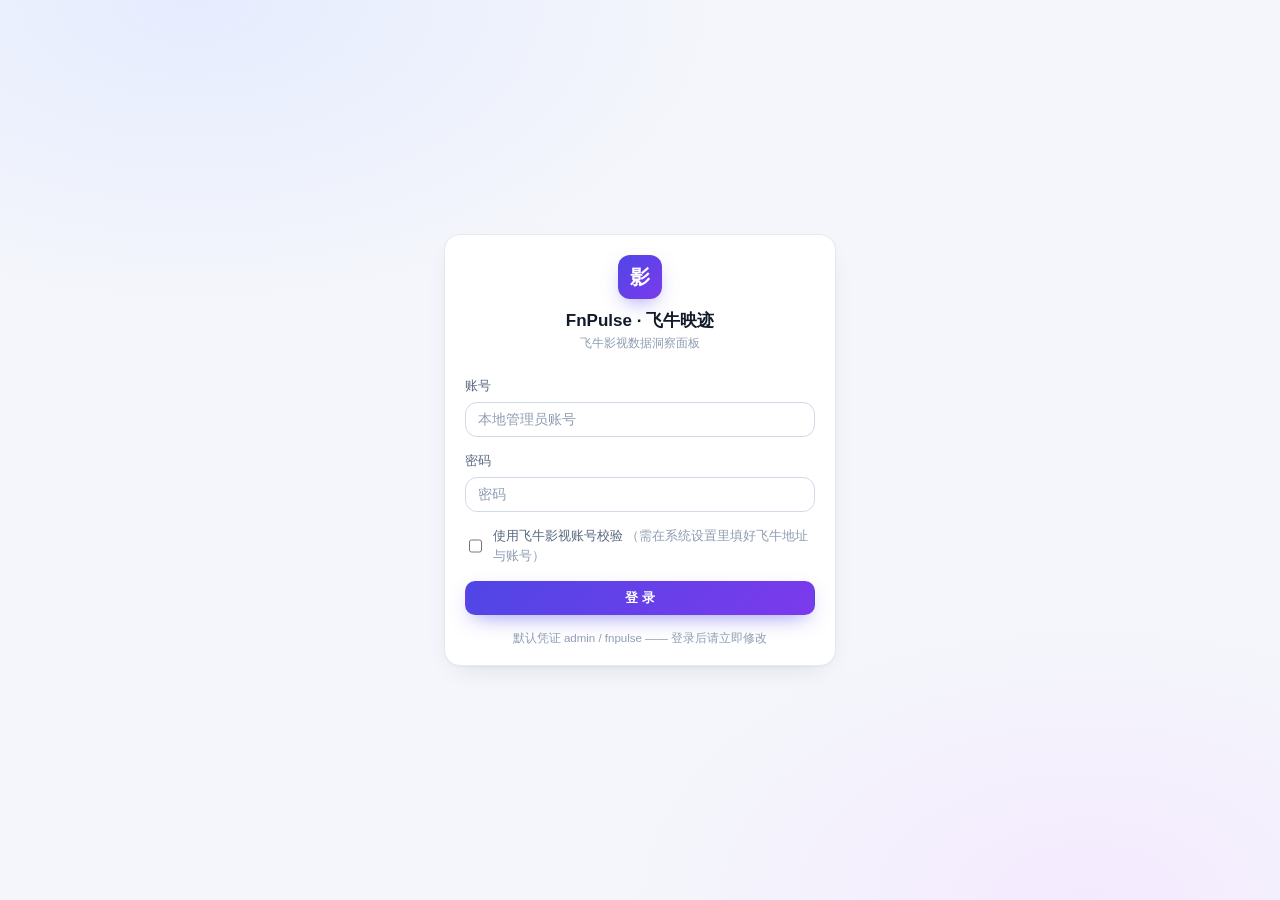
<file: templates/login.html>
<!DOCTYPE html>
<html lang="zh-CN">
<head>
    <meta charset="utf-8">
    <meta name="viewport" content="width=device-width, initial-scale=1">
    <title>登录 · FnPulse 飞牛映迹</title>
    <link rel="icon" href="data:image/svg+xml,%3Csvg xmlns='http://www.w3.org/2000/svg' viewBox='0 0 32 32'%3E%3Crect width='32' height='32' rx='9' fill='%234f46e5'/%3E%3Ctext x='16' y='22' font-size='17' font-family='sans-serif' font-weight='bold' fill='white' text-anchor='middle'%3E%E5%BD%B1%3C/text%3E%3C/svg%3E">
    <link rel="stylesheet" href="/static/css/app.css">
</head>
<body>
<div class="login-wrap">
    <div class="card login-card login-shell">
        <div class="card-head">
            <div class="brand-mark">影</div>
            <div style="text-align:center">
                <div style="font-size:17px;font-weight:700">FnPulse · 飞牛映迹</div>
                <div class="faint" style="font-size:12px">飞牛影视数据洞察面板</div>
            </div>
        </div>

        <div id="msg"></div>

        <label class="field">
            <span>账号</span>
            <input type="text" id="username" autocomplete="off" placeholder="本地管理员账号">
        </label>
        <label class="field">
            <span>密码</span>
            <input type="password" id="password" autocomplete="new-password" placeholder="密码">
        </label>

        <label class="field" style="display:flex;align-items:center;gap:8px">
            <input type="checkbox" id="via_fn" style="width:auto">
            <span style="margin:0">使用飞牛影视账号校验
                <span class="faint">（需在系统设置里填好飞牛地址与账号）</span>
            </span>
        </label>

        <button id="submit" class="btn-primary btn-block">登 录</button>

        <div class="login-meta">默认凭证 admin / fnpulse —— 登录后请立即修改</div>
    </div>
</div>

<script>
const $ = id => document.getElementById(id);
async function login() {
    const msg = $('msg');
    msg.innerHTML = '';
    try {
        const res = await fetch('/api/login', {
            method: 'POST',
            headers: { 'Content-Type': 'application/json' },
            credentials: 'same-origin',
            body: JSON.stringify({
                username: $('username').value.trim(),
                password: $('password').value,
                via_fn: $('via_fn').checked
            })
        });
        const body = await res.json();
        if (body.status === 'success') { location.href = '/'; return; }
        msg.innerHTML = `<div class="alert alert-err">${body.message || '登录失败'}</div>`;
    } catch (e) {
        msg.innerHTML = `<div class="alert alert-err">请求失败：${e.message}</div>`;
    }
}
$('submit').onclick = login;
document.addEventListener('keydown', e => { if (e.key === 'Enter') login(); });
</script>
</body>
</html>
</file>
<file: static/css/app.css>
/* ==========================================================================
   FnPulse · 飞牛映迹 —— 设计系统
   --------------------------------------------------------------------------
   质感取向：Apple/iOS —— 毛玻璃材质、大圆角、层次化柔和阴影；
   品牌色沿用靛蓝 #4f46e5 → #7c3aed 渐变。
   浅色为主，跟随系统自动切换深色；所有颜色与材质走 token，便于统一调整。
   类名保持向后兼容，模板只增不减。
   ========================================================================== */

:root {
    /* 画布与表面 */
    --bg: #f4f6fb;
    --bg-wash-1: #e6ecff;
    --bg-wash-2: #f4eaff;
    --bg-wash-3: #e4f5ff;
    --surface: #ffffff;
    --surface-2: #f7f9fc;
    --surface-3: #eef1f7;
    --surface-glass: rgba(255, 255, 255, .72);
    --line-soft: #f1f4f9;
    --border: #e5e9f2;
    --border-strong: #d2dae7;

    /* 文本 */
    --text: #121a29;
    --text-dim: #586880;
    --text-faint: #8f9db2;

    /* 品牌 */
    --accent: #4f46e5;
    --accent-hover: #4338ca;
    --accent-2: #7c3aed;
    --accent-soft: #eef1ff;
    --accent-line: #c9d2fe;
    --accent-grad: linear-gradient(135deg, #4f46e5 0%, #7c3aed 100%);
    --accent-glow: 0 8px 22px -9px rgba(79, 70, 229, .75);

    /* 语义色 */
    --ok: #059669;
    --ok-soft: #ecfdf5;
    --ok-line: #a7f3d0;
    --warn: #d97706;
    --warn-soft: #fffbeb;
    --warn-line: #fde68a;
    --err: #dc2626;
    --err-soft: #fef2f2;
    --err-line: #fecaca;

    --track: #e3e8f1;

    /* 形状与光影 */
    --radius: 16px;
    --radius-sm: 12px;
    --radius-xs: 9px;
    --shadow-xs: 0 1px 2px rgba(16, 24, 40, .05);
    --shadow: 0 1px 2px rgba(16, 24, 40, .04), 0 10px 30px -14px rgba(16, 24, 40, .16);
    --shadow-lg: 0 28px 68px -24px rgba(16, 24, 40, .3);
    --ring: 0 0 0 3px rgba(79, 70, 229, .16);
    --blur: saturate(180%) blur(20px);

    --ease: cubic-bezier(.32, .72, 0, 1);
}

@media (prefers-color-scheme: dark) {
    :root {
        --bg: #0b0f16;
        --bg-wash-1: #121a2e;
        --bg-wash-2: #191331;
        --bg-wash-3: #0d1d2a;
        --surface: #151b24;
        --surface-2: #1a2029;
        --surface-3: #212934;
        --surface-glass: rgba(21, 27, 36, .72);
        --line-soft: #1f2733;
        --border: #262f3d;
        --border-strong: #33404f;

        --text: #e8edf5;
        --text-dim: #a3b0c2;
        --text-faint: #74839a;

        --accent: #7c7cf8;
        --accent-hover: #8f8ffa;
        --accent-2: #a78bfa;
        --accent-soft: #1e2039;
        --accent-line: #383a6b;
        --accent-grad: linear-gradient(135deg, #6366f1 0%, #8b5cf6 100%);
        --accent-glow: 0 8px 24px -10px rgba(124, 124, 248, .8);

        --ok: #34d399;
        --ok-soft: #10241f;
        --ok-line: #1f513f;
        --warn: #fbbf24;
        --warn-soft: #2a2113;
        --warn-line: #5c4520;
        --err: #f87171;
        --err-soft: #2a1618;
        --err-line: #5f2b2e;

        --track: #2a3340;

        --shadow-xs: 0 1px 2px rgba(0, 0, 0, .4);
        --shadow: 0 1px 2px rgba(0, 0, 0, .35), 0 12px 34px -16px rgba(0, 0, 0, .7);
        --shadow-lg: 0 30px 74px -26px rgba(0, 0, 0, .8);
        --ring: 0 0 0 3px rgba(124, 124, 248, .25);
    }
}

* { box-sizing: border-box; }

html { -webkit-text-size-adjust: 100%; }

html, body {
    margin: 0;
    padding: 0;
    background: var(--bg);
    color: var(--text);
    font-family: -apple-system, BlinkMacSystemFont, "SF Pro Text", "Segoe UI", "PingFang SC",
                 "Hiragino Sans GB", "Microsoft YaHei", "Noto Sans SC", sans-serif;
    font-size: 14px;
    line-height: 1.62;
    -webkit-font-smoothing: antialiased;
    text-rendering: optimizeLegibility;
}

a { color: var(--accent); text-decoration: none; transition: color .15s var(--ease); }
a:hover { color: var(--accent-hover); }

:focus-visible {
    outline: 2px solid var(--accent);
    outline-offset: 2px;
    border-radius: 6px;
}

::selection { background: var(--accent-soft); color: var(--accent-hover); }

/* 滚动条 */
* { scrollbar-width: thin; scrollbar-color: var(--border-strong) transparent; }
::-webkit-scrollbar { width: 10px; height: 10px; }
::-webkit-scrollbar-track { background: transparent; }
::-webkit-scrollbar-thumb {
    background: var(--border-strong);
    border: 3px solid transparent;
    background-clip: content-box;
    border-radius: 999px;
}
::-webkit-scrollbar-thumb:hover { background: var(--text-faint); background-clip: content-box; }

/* ---------- 图标 ---------- */
.ic {
    width: 18px;
    height: 18px;
    flex: 0 0 auto;
    display: inline-block;
    vertical-align: -.16em;
}
.ic-sm { width: 15px; height: 15px; }
.ic-lg { width: 22px; height: 22px; }
.ic-xl { width: 26px; height: 26px; }

/* ---------- 布局骨架 ---------- */
.app { display: flex; min-height: 100vh; }

.topbar { display: none; }

.sidebar {
    width: 236px;
    flex: 0 0 236px;
    background: var(--surface-glass);
    backdrop-filter: var(--blur);
    -webkit-backdrop-filter: var(--blur);
    border-right: 1px solid var(--border);
    padding: 18px 12px 14px;
    position: sticky;
    top: 0;
    height: 100vh;
    overflow-y: auto;
    display: flex;
    flex-direction: column;
    z-index: 40;
}

.main {
    flex: 1;
    min-width: 0;
    padding: 28px 32px 76px;
    background:
        radial-gradient(1100px 460px at 8% -10%, var(--bg-wash-1), transparent 62%),
        radial-gradient(900px 420px at 92% -6%, var(--bg-wash-2), transparent 58%),
        radial-gradient(760px 520px at 58% 106%, var(--bg-wash-3), transparent 60%);
}

/* ---------- 品牌 ---------- */
.brand {
    display: flex;
    align-items: center;
    gap: 11px;
    padding: 4px 8px 16px;
}
.brand-mark {
    width: 36px; height: 36px;
    border-radius: 12px;
    background: var(--accent-grad);
    color: #fff;
    font-weight: 750;
    font-size: 17px;
    display: flex; align-items: center; justify-content: center;
    box-shadow: var(--accent-glow);
    flex: 0 0 36px;
}
.brand-name { font-weight: 750; font-size: 15px; letter-spacing: .2px; line-height: 1.25; }
.brand-sub { font-size: 11px; color: var(--text-faint); letter-spacing: .4px; }

/* ---------- 导航 ---------- */
.section-label {
    font-size: 10.5px;
    font-weight: 750;
    letter-spacing: .9px;
    text-transform: uppercase;
    color: var(--text-faint);
    padding: 14px 12px 6px;
    opacity: .85;
}

.nav-item {
    position: relative;
    display: flex;
    align-items: center;
    gap: 11px;
    padding: 9px 12px;
    margin-bottom: 2px;
    border-radius: var(--radius-sm);
    color: var(--text-dim);
    font-size: 13.5px;
    font-weight: 550;
    transition: background .15s var(--ease), color .15s var(--ease), transform .15s var(--ease);
}
.nav-item:hover {
    background: var(--surface-2);
    color: var(--text);
    text-decoration: none;
    transform: translateX(1px);
}
.nav-item.active {
    background: var(--accent-soft);
    color: var(--accent);
    font-weight: 700;
}
.nav-item.active::before {
    content: "";
    position: absolute;
    left: -12px;
    top: 50%;
    transform: translateY(-50%);
    width: 3px;
    height: 18px;
    border-radius: 0 3px 3px 0;
    background: var(--accent-grad);
}
.nav-icon { width: 18px; height: 18px; flex: 0 0 18px; opacity: .9; }
.nav-item.active .nav-icon { opacity: 1; }

.sidebar-foot {
    margin-top: auto;
    padding: 12px;
    border-top: 1px solid var(--border);
    font-size: 11.5px;
    color: var(--text-faint);
    line-height: 1.7;
}
.sidebar-user { display: flex; align-items: center; gap: 9px; margin-bottom: 11px; min-width: 0; }
.sidebar-user-name {
    font-weight: 650;
    color: var(--text);
    font-size: 12.5px;
    line-height: 1.35;
}
.sidebar-user-role { font-size: 11px; color: var(--text-faint); }
.sidebar-meta { display: flex; align-items: center; gap: 6px; flex-wrap: wrap; }

/* ---------- 页头 ---------- */
.page-head { margin-bottom: 22px; }
.page-head-row {
    display: flex;
    align-items: flex-end;
    justify-content: space-between;
    gap: 16px;
    flex-wrap: wrap;
}
.page-title {
    font-size: 24px;
    font-weight: 750;
    letter-spacing: -.5px;
    margin: 0 0 5px;
    line-height: 1.25;
}
.page-desc { color: var(--text-dim); font-size: 13px; margin: 0; }
.head-actions { display: flex; gap: 8px; align-items: center; flex-wrap: wrap; }

/* ---------- 卡片 ---------- */
.card {
    background: var(--surface);
    border: 1px solid var(--border);
    border-radius: var(--radius);
    box-shadow: var(--shadow);
    padding: 20px 20px 18px;
    transition: box-shadow .2s var(--ease), border-color .2s var(--ease);
}
.card-head {
    display: flex;
    align-items: center;
    justify-content: space-between;
    gap: 12px;
    flex-wrap: wrap;
    margin-bottom: 16px;
}
.card-title { font-size: 14.5px; font-weight: 700; margin: 0; letter-spacing: -.1px; }
.card-sub { font-size: 12px; color: var(--text-faint); margin: 3px 0 0; }

/* 仪表盘数字卡 */
.stat-card {
    position: relative;
    overflow: hidden;
    transition: transform .18s var(--ease), box-shadow .18s var(--ease),
                border-color .18s var(--ease);
}
.stat-card::before {
    content: "";
    position: absolute;
    top: -52px;
    right: -52px;
    width: 138px;
    height: 138px;
    border-radius: 50%;
    background: var(--accent-grad);
    opacity: .1;
    pointer-events: none;
    transition: opacity .25s var(--ease), transform .25s var(--ease);
}
.stat-card:hover {
    transform: translateY(-2px);
    border-color: var(--accent-line);
    box-shadow: var(--shadow), 0 20px 44px -26px rgba(79, 70, 229, .55);
}
.stat-card:hover::before { opacity: .18; transform: scale(1.08); }

.stat-top { display: flex; align-items: center; justify-content: space-between; gap: 10px; }

.icon-chip {
    width: 34px; height: 34px;
    border-radius: 11px;
    display: flex; align-items: center; justify-content: center;
    background: var(--accent-grad);
    color: #fff;
    box-shadow: var(--accent-glow);
    flex: 0 0 34px;
}
.icon-chip .ic { width: 17px; height: 17px; }
.icon-chip.chip-soft { background: var(--accent-soft); color: var(--accent); box-shadow: none; }
.icon-chip.chip-sm { width: 30px; height: 30px; flex-basis: 30px; border-radius: 10px; }
.icon-chip.chip-sm .ic { width: 15px; height: 15px; }
.icon-chip.chip-sky   { background: linear-gradient(135deg, #0284c7, #38bdf8); box-shadow: 0 8px 22px -9px rgba(2, 132, 199, .75); }
.icon-chip.chip-green { background: linear-gradient(135deg, #059669, #34d399); box-shadow: 0 8px 22px -9px rgba(5, 150, 105, .75); }
.icon-chip.chip-amber { background: linear-gradient(135deg, #d97706, #fbbf24); box-shadow: 0 8px 22px -9px rgba(217, 119, 6, .75); }
.icon-chip.chip-rose  { background: linear-gradient(135deg, #e11d48, #fb7185); box-shadow: 0 8px 22px -9px rgba(225, 29, 72, .75); }

.stat-label { color: var(--text-dim); font-size: 12.5px; font-weight: 550; }
.stat-value {
    font-size: 28px;
    font-weight: 750;
    letter-spacing: -.9px;
    margin-top: 8px;
    font-variant-numeric: tabular-nums;
    line-height: 1.15;
}
.stat-unit { font-size: 13px; font-weight: 550; color: var(--text-faint); margin-left: 4px; letter-spacing: 0; }
.stat-foot { font-size: 12px; color: var(--text-faint); margin-top: 8px; }

.stat-trend {
    display: inline-flex;
    align-items: center;
    gap: 3px;
    padding: 2px 8px;
    border-radius: 999px;
    font-size: 11px;
    font-weight: 700;
    font-variant-numeric: tabular-nums;
    line-height: 1.7;
}
.stat-trend.up   { background: var(--ok-soft);   color: var(--ok); }
.stat-trend.down { background: var(--err-soft);  color: var(--err); }
.stat-trend.flat { background: var(--surface-3); color: var(--text-dim); }

/* ---------- 栅格 ---------- */
.grid { display: grid; gap: 16px; }
.grid-4 { grid-template-columns: repeat(4, minmax(0, 1fr)); }
.grid-3 { grid-template-columns: repeat(3, minmax(0, 1fr)); }
.grid-2 { grid-template-columns: repeat(2, minmax(0, 1fr)); }
@media (max-width: 1180px) {
    .grid-4 { grid-template-columns: repeat(2, minmax(0, 1fr)); }
    .grid-3 { grid-template-columns: repeat(2, minmax(0, 1fr)); }
}
@media (max-width: 820px) {
    .grid-4, .grid-3, .grid-2 { grid-template-columns: 1fr; }
}

/* ---------- 表格 ---------- */
.table-wrap {
    overflow-x: auto;
    border: 1px solid var(--border);
    border-radius: 14px;
    background: var(--surface);
}
table { width: 100%; border-collapse: separate; border-spacing: 0; font-size: 13px; }
th {
    position: sticky;
    top: 0;
    z-index: 1;
    text-align: left;
    font-weight: 650;
    color: var(--text-faint);
    background: var(--surface-2);
    padding: 11px 14px;
    white-space: nowrap;
    font-size: 11.5px;
    letter-spacing: .3px;
    border-bottom: 1px solid var(--border);
}
td { padding: 12px 14px; border-bottom: 1px solid var(--line-soft); vertical-align: middle; }
tbody tr { transition: background .12s var(--ease); }
tbody tr:hover { background: var(--surface-2); }
tbody tr:last-child td { border-bottom: 0; }
.num { text-align: right; font-variant-numeric: tabular-nums; }

/* 表格内的标题 / 副标题 / 海报缩略图 */
.cell-title { font-weight: 600; }
.cell-sub { font-size: 12px; color: var(--text-faint); }
.cell-flex { display: flex; gap: 10px; align-items: center; min-width: 0; }
.poster-thumb {
    width: 34px; height: 48px;
    flex: 0 0 34px;
    object-fit: cover;
    border-radius: 7px;
    background: var(--surface-3);
    border: 1px solid var(--border);
}
.poster-thumb-empty {
    display: flex; align-items: center; justify-content: center;
    color: var(--text-faint);
}

/* ---------- 头像 ---------- */
.avatar {
    width: 30px; height: 30px; flex: 0 0 30px;
    border-radius: 50%;
    display: inline-flex; align-items: center; justify-content: center;
    background: var(--accent-grad);
    color: #fff;
    font-weight: 750;
    font-size: 12.5px;
    line-height: 1;
    text-transform: uppercase;
    box-shadow: var(--accent-glow);
    user-select: none;
}
.avatar-sm { width: 24px; height: 24px; flex-basis: 24px; font-size: 10.5px; }
.avatar-lg { width: 40px; height: 40px; flex-basis: 40px; font-size: 15px; }

/* ---------- 排名徽记 ---------- */
.rank {
    display: inline-flex; align-items: center; justify-content: center;
    width: 26px; height: 26px;
    border-radius: var(--radius-xs);
    font-size: 12.5px;
    font-weight: 750;
    font-variant-numeric: tabular-nums;
    background: var(--surface-3);
    color: var(--text-dim);
    border: 1px solid var(--border);
}
.rank-1 { background: linear-gradient(135deg, #f59e0b, #fbbf24); color: #fff; border-color: transparent; box-shadow: 0 6px 16px -8px rgba(245, 158, 11, .8); }
.rank-2 { background: linear-gradient(135deg, #94a3b8, #cbd5e1); color: #fff; border-color: transparent; box-shadow: 0 6px 16px -8px rgba(148, 163, 184, .8); }
.rank-3 { background: linear-gradient(135deg, #b45309, #d97706); color: #fff; border-color: transparent; box-shadow: 0 6px 16px -8px rgba(180, 83, 9, .75); }

/* ---------- 表单 ---------- */
label.field { display: block; margin-bottom: 14px; }
label.field > span {
    display: block;
    font-size: 12.5px;
    color: var(--text-dim);
    margin-bottom: 6px;
    font-weight: 550;
}
input[type=text], input[type=password], input[type=number], input[type=date],
input[type=search], select, textarea {
    width: 100%;
    padding: 9px 12px;
    font-size: 13.5px;
    font-family: inherit;
    border: 1px solid var(--border-strong);
    border-radius: var(--radius-sm);
    background: var(--surface);
    color: var(--text);
    outline: none;
    transition: border-color .15s var(--ease), box-shadow .15s var(--ease);
}
input::placeholder, textarea::placeholder { color: var(--text-faint); }
input:hover, select:hover, textarea:hover { border-color: var(--text-faint); }
input:focus, select:focus, textarea:focus {
    border-color: var(--accent);
    box-shadow: var(--ring);
}
input[type=checkbox] {
    width: 16px; height: 16px;
    accent-color: var(--accent);
    cursor: pointer;
}
select {
    appearance: none;
    background-image: url("data:image/svg+xml;charset=utf-8,%3Csvg xmlns='http://www.w3.org/2000/svg' width='12' height='12' viewBox='0 0 24 24' fill='none' stroke='%238f9db2' stroke-width='2.5' stroke-linecap='round'%3E%3Cpath d='M6 9l6 6 6-6'/%3E%3C/svg%3E");
    background-repeat: no-repeat;
    background-position: right 11px center;
    padding-right: 32px;
}

/* 复选框行 */
.field-check {
    display: flex;
    align-items: center;
    gap: 9px;
    margin-bottom: 14px;
    cursor: pointer;
}
.field-check > span { margin: 0; }

/* 带前导图标的输入框 */
.input-icon { position: relative; display: inline-flex; align-items: center; }
.input-icon > .ic {
    position: absolute;
    left: 11px;
    width: 15px; height: 15px;
    color: var(--text-faint);
    pointer-events: none;
}
.input-icon input, .input-icon select { padding-left: 33px; }

/* ---------- 按钮 ---------- */
button, .btn {
    display: inline-flex;
    align-items: center;
    justify-content: center;
    gap: 6px;
    min-height: 34px;
    padding: 7px 14px;
    font-size: 13px;
    font-weight: 600;
    font-family: inherit;
    border: 1px solid var(--border-strong);
    border-radius: 10px;
    background: var(--surface);
    color: var(--text);
    cursor: pointer;
    white-space: nowrap;
    transition: background .15s var(--ease), border-color .15s var(--ease),
                transform .1s var(--ease), box-shadow .15s var(--ease), color .15s var(--ease);
}
button:hover, .btn:hover { background: var(--surface-2); border-color: var(--text-faint); }
button:active, .btn:active { transform: translateY(1px); }
button:disabled, .btn:disabled { opacity: .5; cursor: not-allowed; transform: none; }

.btn-primary {
    background: var(--accent-grad);
    border-color: transparent;
    color: #fff;
    box-shadow: var(--accent-glow);
}
.btn-primary:hover {
    background: var(--accent-grad);
    border-color: transparent;
    color: #fff;
    filter: brightness(1.06);
}
.btn-danger { color: var(--err); border-color: var(--err-line); }
.btn-danger:hover { background: var(--err-soft); border-color: var(--err); }
.btn-ghost { background: transparent; border-color: transparent; color: var(--text-dim); }
.btn-ghost:hover { background: var(--surface-2); border-color: transparent; color: var(--text); }

.btn-sm { min-height: 29px; padding: 5px 11px; font-size: 12.5px; border-radius: var(--radius-xs); }
.btn-block { width: 100%; }
.btn-icon { width: 34px; min-height: 34px; padding: 0; }
.btn-icon.btn-sm { width: 29px; min-height: 29px; }

/* 按钮内联 loading 态 */
button.loading, .btn.loading { pointer-events: none; opacity: .72; }
button.loading::before {
    content: "";
    width: 13px; height: 13px;
    border-radius: 50%;
    border: 2px solid currentColor;
    border-top-color: transparent;
    animation: spin .7s linear infinite;
    flex: 0 0 auto;
}
@keyframes spin { to { transform: rotate(360deg); } }

.toolbar {
    display: flex;
    gap: 8px;
    align-items: center;
    flex-wrap: wrap;
    margin-bottom: 16px;
}
.toolbar input, .toolbar select { width: auto; min-width: 132px; }
.toolbar .spacer { margin-left: auto; }
.toolbar-label {
    display: inline-flex;
    align-items: center;
    gap: 6px;
    font-size: 12.5px;
    font-weight: 650;
    color: var(--text-faint);
    margin-right: 2px;
}

/* 分段控件 */
.segmented {
    display: inline-flex;
    gap: 2px;
    padding: 3px;
    background: var(--surface-2);
    border: 1px solid var(--border);
    border-radius: var(--radius-sm);
}
.segmented button {
    min-height: 0;
    border: 0;
    background: transparent;
    padding: 5px 13px;
    font-size: 12.5px;
    font-weight: 600;
    border-radius: var(--radius-xs);
    color: var(--text-dim);
    box-shadow: none;
}
.segmented button:hover { background: var(--surface-3); border-color: transparent; }
.segmented button.active {
    background: var(--surface);
    color: var(--accent);
    box-shadow: var(--shadow-xs);
}

/* ---------- 徽章 ---------- */
.badge {
    display: inline-flex;
    align-items: center;
    gap: 4px;
    padding: 2px 9px;
    border-radius: 999px;
    font-size: 11.5px;
    font-weight: 650;
    line-height: 1.75;
    background: var(--surface-3);
    color: var(--text-dim);
    border: 1px solid var(--border);
    white-space: nowrap;
}
.badge-ok   { background: var(--ok-soft);   color: var(--ok);   border-color: var(--ok-line); }
.badge-warn { background: var(--warn-soft); color: var(--warn); border-color: var(--warn-line); }
.badge-err  { background: var(--err-soft);  color: var(--err);  border-color: var(--err-line); }
.badge-info { background: var(--accent-soft); color: var(--accent); border-color: var(--accent-line); }

/* ---------- 提示条 ---------- */
.alert {
    padding: 13px 15px;
    border-radius: var(--radius-sm);
    font-size: 13px;
    border: 1px solid;
    border-left-width: 3px;
    margin-bottom: 14px;
    line-height: 1.62;
}
.alert-info { background: var(--accent-soft); border-color: var(--accent-line); color: var(--text); }
.alert-warn { background: var(--warn-soft); border-color: var(--warn-line); color: var(--text); }
.alert-err  { background: var(--err-soft);  border-color: var(--err-line);  color: var(--text); }
.alert-ok   { background: var(--ok-soft);   border-color: var(--ok-line);   color: var(--text); }

/* ---------- 进度条 ---------- */
.bar {
    height: 6px;
    border-radius: 999px;
    background: var(--track);
    overflow: hidden;
    min-width: 70px;
}
.bar > i {
    display: block;
    height: 100%;
    border-radius: 999px;
    background: var(--accent-grad);
    transition: width .45s var(--ease);
}
.bar-cell { display: flex; align-items: center; gap: 8px; }

/* ---------- 弹窗 ---------- */
.modal-mask {
    display: none;
    position: fixed;
    inset: 0;
    background: rgba(15, 23, 42, .42);
    backdrop-filter: blur(6px) saturate(140%);
    -webkit-backdrop-filter: blur(6px) saturate(140%);
    align-items: center;
    justify-content: center;
    z-index: 60;
    padding: 16px;
}
.modal-mask.open { display: flex; }
.modal {
    width: 460px;
    max-width: 100%;
    max-height: calc(100vh - 40px);
    overflow-y: auto;
    background: var(--surface);
    border: 1px solid var(--border);
    border-radius: 18px;
    box-shadow: var(--shadow-lg);
    padding: 22px;
    animation: modal-in .2s var(--ease);
}
.modal-wide { width: 560px; }
.modal-actions {
    display: flex;
    gap: 8px;
    justify-content: flex-end;
    margin-top: 10px;
}
@keyframes modal-in {
    from { opacity: 0; transform: translateY(10px) scale(.98); }
    to   { opacity: 1; transform: none; }
}

/* ---------- 轻提示 ---------- */
.toast-stack {
    position: fixed;
    top: 18px;
    right: 18px;
    z-index: 200;
    display: flex;
    flex-direction: column;
    gap: 10px;
    pointer-events: none;
}
.toast {
    pointer-events: auto;
    display: flex;
    align-items: flex-start;
    gap: 9px;
    min-width: 240px;
    max-width: 380px;
    padding: 12px 14px;
    border-radius: 13px;
    background: var(--surface-glass);
    backdrop-filter: var(--blur);
    -webkit-backdrop-filter: var(--blur);
    border: 1px solid var(--border);
    box-shadow: var(--shadow-lg);
    font-size: 13px;
    line-height: 1.55;
    animation: toast-in .22s var(--ease);
}
.toast.leaving { animation: toast-out .18s var(--ease) forwards; }
.toast .ic { margin-top: 2px; }
.toast-ok   .ic { color: var(--ok); }
.toast-err  .ic { color: var(--err); }
.toast-warn .ic { color: var(--warn); }
.toast-info .ic { color: var(--accent); }
@keyframes toast-in  { from { opacity: 0; transform: translateX(18px) scale(.97); } to { opacity: 1; transform: none; } }
@keyframes toast-out { to   { opacity: 0; transform: translateX(18px) scale(.97); } }

/* ---------- 骨架屏 ---------- */
.skeleton {
    position: relative;
    overflow: hidden;
    background: var(--surface-3);
    border-radius: var(--radius-xs);
    min-height: 12px;
}
.skeleton::after {
    content: "";
    position: absolute;
    inset: 0;
    background: linear-gradient(90deg, transparent, var(--surface), transparent);
    transform: translateX(-100%);
    animation: skeleton-sweep 1.5s infinite;
}
@keyframes skeleton-sweep { to { transform: translateX(100%); } }
.skeleton-lines { display: flex; flex-direction: column; gap: 9px; }

/* ---------- 选片结果行（豆瓣 / TMDB / MP 候选） ---------- */
.pick-row, .tmdb-row {
    display: flex;
    gap: 11px;
    align-items: center;
    padding: 9px;
    border: 1px solid var(--border);
    border-radius: var(--radius-sm);
    margin-bottom: 7px;
    cursor: pointer;
    background: var(--surface);
    transition: border-color .15s var(--ease), background .15s var(--ease),
                transform .15s var(--ease), box-shadow .15s var(--ease);
}
.pick-row:hover, .tmdb-row:hover {
    border-color: var(--accent);
    background: var(--accent-soft);
    transform: translateX(2px);
    box-shadow: var(--shadow-xs);
}
.pick-row.selected, .tmdb-row.selected { border-color: var(--accent); background: var(--accent-soft); }
.pick-poster {
    width: 38px; height: 54px;
    flex: 0 0 38px;
    object-fit: cover;
    border-radius: 7px;
    background: var(--surface-3);
}
.pick-body { min-width: 0; flex: 1; }
.pick-title { font-weight: 650; font-size: 13.5px; }
.pick-year { color: var(--text-faint); font-weight: 400; }
.pick-desc {
    font-size: 11.5px;
    color: var(--text-faint);
    display: -webkit-box;
    -webkit-line-clamp: 2;
    -webkit-box-orient: vertical;
    overflow: hidden;
}

/* 细列表（最近播放 / 我提交过的 / 扫描记录） */
.list-row { padding: 10px 0; border-bottom: 1px solid var(--line-soft); }
.list-row:last-child { border-bottom: 0; }
.list-row-head {
    display: flex;
    justify-content: space-between;
    align-items: center;
    gap: 8px;
}
.list-main { font-weight: 600; }
.list-meta { font-size: 12px; color: var(--text-faint); margin-top: 2px; }
.list-icon {
    width: 30px; height: 30px; flex: 0 0 30px;
    border-radius: var(--radius-xs);
    display: inline-flex; align-items: center; justify-content: center;
    background: var(--accent-soft);
    color: var(--accent);
}
.list-icon .ic { width: 15px; height: 15px; }
.list-body { min-width: 0; flex: 1; }

/* 排行榜 / 活跃度行 */
.bar-row { display: flex; align-items: center; gap: 10px; margin-bottom: 11px; }
.bar-row:last-child { margin-bottom: 0; }
.bar-row-label {
    display: flex; align-items: center; gap: 8px;
    width: 116px; flex: 0 0 116px;
    min-width: 0;
}
.bar-row-name {
    font-weight: 600;
    overflow: hidden;
    text-overflow: ellipsis;
    white-space: nowrap;
}
.bar-row-value {
    width: 124px; flex: 0 0 124px;
    text-align: right;
    font-size: 12.5px;
    color: var(--text-dim);
    font-variant-numeric: tabular-nums;
}

/* 引擎状态卡（系统设置） */
.engine-card {
    padding: 14px;
    border: 1px solid var(--border);
    border-radius: 13px;
    background: var(--surface-2);
}
.engine-card-head {
    display: flex;
    justify-content: space-between;
    align-items: center;
    gap: 8px;
}
.engine-card-body { font-size: 12px; color: var(--text-faint); margin-top: 6px; }

/* ---------- 其它 ---------- */
.empty {
    padding: 48px 16px;
    text-align: center;
    color: var(--text-faint);
    font-size: 13px;
}
.empty::before {
    content: "";
    display: block;
    width: 34px;
    height: 34px;
    margin: 0 auto 10px;
    opacity: .45;
    background: currentColor;
    -webkit-mask: url("data:image/svg+xml,%3Csvg xmlns='http://www.w3.org/2000/svg' viewBox='0 0 24 24' fill='none' stroke='black' stroke-width='1.6' stroke-linecap='round' stroke-linejoin='round'%3E%3Cpolyline points='22 12 16 12 14 15 10 15 8 12 2 12'/%3E%3Cpath d='M5.45 5.11 2 12v6a2 2 0 0 0 2 2h16a2 2 0 0 0 2-2v-6l-3.45-6.89A2 2 0 0 0 16.76 4H7.24a2 2 0 0 0-1.79 1.11z'/%3E%3C/svg%3E") center/contain no-repeat;
    mask: url("data:image/svg+xml,%3Csvg xmlns='http://www.w3.org/2000/svg' viewBox='0 0 24 24' fill='none' stroke='black' stroke-width='1.6' stroke-linecap='round' stroke-linejoin='round'%3E%3Cpolyline points='22 12 16 12 14 15 10 15 8 12 2 12'/%3E%3Cpath d='M5.45 5.11 2 12v6a2 2 0 0 0 2 2h16a2 2 0 0 0 2-2v-6l-3.45-6.89A2 2 0 0 0 16.76 4H7.24a2 2 0 0 0-1.79 1.11z'/%3E%3C/svg%3E") center/contain no-repeat;
}
.mono {
    font-family: ui-monospace, SFMono-Regular, Menlo, Consolas, "Liberation Mono", monospace;
    font-size: 12px;
    font-variant-numeric: tabular-nums;
}
.dim { color: var(--text-dim); }
.faint { color: var(--text-faint); }
.row-actions { display: flex; gap: 6px; justify-content: flex-end; align-items: center; }
.truncate { overflow: hidden; text-overflow: ellipsis; white-space: nowrap; }

.pager { display: flex; justify-content: center; align-items: center; gap: 10px; margin-top: 18px; }
.pager button { min-width: 38px; }

.chart-box { width: 100%; height: 268px; }

/* 悬浮玻璃操作条（系统设置底部） */
.action-bar {
    position: sticky;
    bottom: 16px;
    z-index: 20;
    display: flex;
    gap: 10px;
    align-items: center;
    flex-wrap: wrap;
    margin-top: 22px;
    padding: 12px 16px;
    border-radius: 14px;
    background: var(--surface-glass);
    backdrop-filter: var(--blur);
    -webkit-backdrop-filter: var(--blur);
    border: 1px solid var(--border);
    box-shadow: var(--shadow);
}

/* ---------- 独立页（登录 / 求片门户） ---------- */
.login-wrap {
    min-height: 100vh;
    display: flex;
    align-items: center;
    justify-content: center;
    padding: 28px 16px;
    background:
        radial-gradient(900px 520px at 15% 0%, var(--bg-wash-1), transparent 60%),
        radial-gradient(800px 480px at 85% 100%, var(--bg-wash-2), transparent 58%),
        var(--bg);
}
.login-card { width: 392px; max-width: 100%; }
.login-card .card-head {
    justify-content: center;
    flex-direction: column;
    gap: 8px;
    margin-bottom: 22px;
}
.login-card .brand-mark { width: 44px; height: 44px; font-size: 20px; flex: 0 0 44px; }
.login-shell { animation: modal-in .22s var(--ease); }
.login-meta {
    margin-top: 14px;
    text-align: center;
    font-size: 11.5px;
    color: var(--text-faint);
}

/* ---------- 移动端 ---------- */
@media (max-width: 900px) {
    .app { display: block; }

    .topbar {
        display: flex;
        align-items: center;
        gap: 10px;
        padding: 11px 14px;
        background: var(--surface-glass);
        backdrop-filter: var(--blur);
        -webkit-backdrop-filter: var(--blur);
        border-bottom: 1px solid var(--border);
        position: sticky;
        top: 0;
        z-index: 45;
    }
    .topbar .brand-mark { width: 28px; height: 28px; font-size: 13px; flex: 0 0 28px; border-radius: 9px; }
    .topbar-title { font-weight: 750; font-size: 14px; }
    .nav-toggle {
        margin-left: auto;
        width: 38px;
        min-height: 34px;
        padding: 0;
        font-size: 16px;
        line-height: 1;
    }

    .sidebar {
        position: fixed;
        top: 0;
        left: 0;
        height: 100vh;
        width: 264px;
        flex: none;
        transform: translateX(-100%);
        transition: transform .22s var(--ease);
        box-shadow: var(--shadow-lg);
        border-right: 1px solid var(--border);
        padding-top: 14px;
    }
    .sidebar.open { transform: none; }

    .sidebar-mask {
        display: none;
        position: fixed;
        inset: 0;
        background: rgba(15, 23, 42, .42);
        z-index: 39;
    }
    .sidebar-mask.open { display: block; }

    .main { padding: 18px 14px 60px; }
    .page-title { font-size: 20px; }
    .stat-value { font-size: 24px; }
    .modal { width: 100%; padding: 18px; }
    .toast-stack { top: 12px; right: 12px; left: 12px; }
    .toast { min-width: 0; max-width: none; }
    .bar-row-label { width: 92px; flex-basis: 92px; }
    .bar-row-value { width: 96px; flex-basis: 96px; }
}

@media (prefers-reduced-motion: reduce) {
    *, *::before, *::after {
        animation-duration: .01ms !important;
        transition-duration: .01ms !important;
    }
}
</file>
